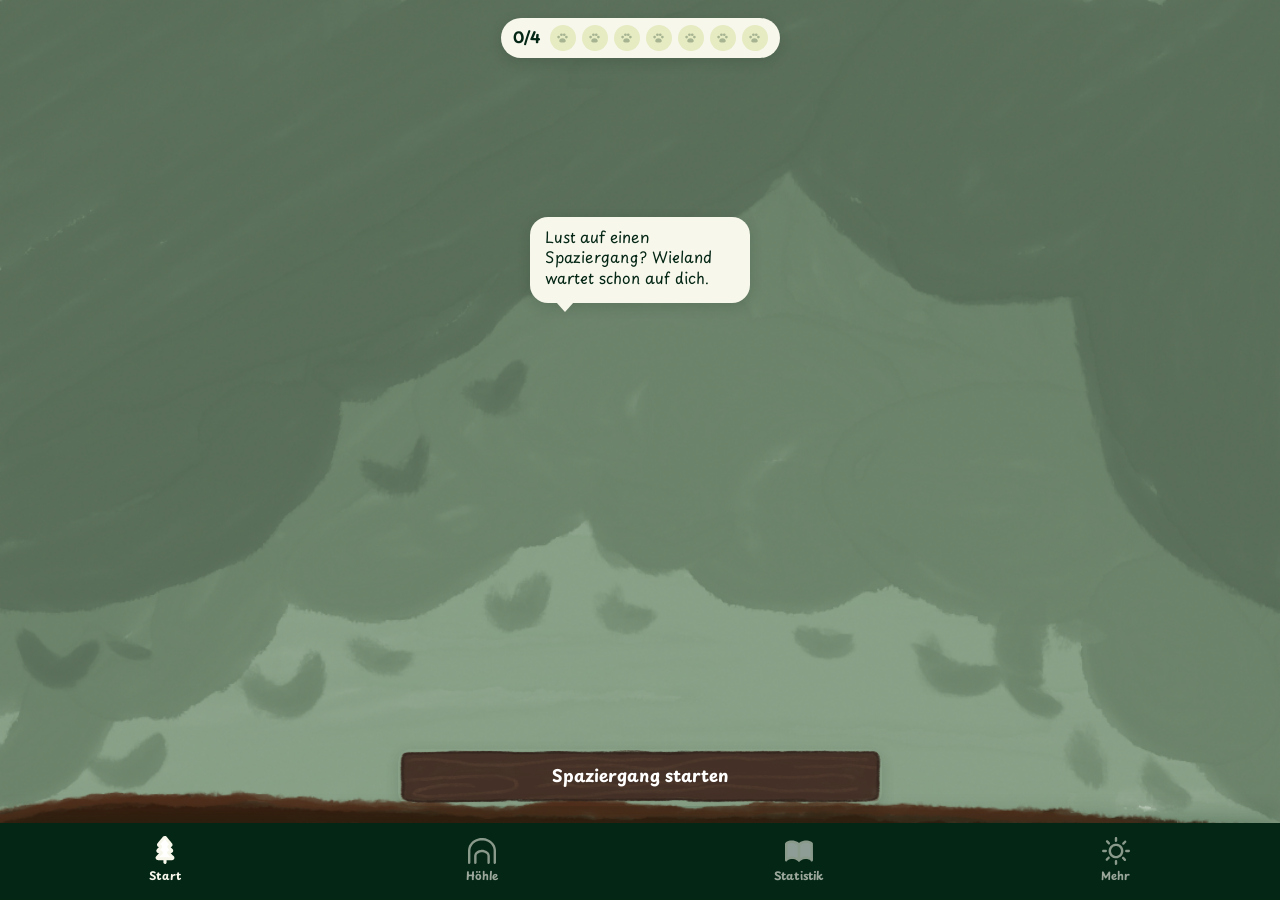
<file: index.html>
<!DOCTYPE html>
<html lang="de">
<head>
  <meta charset="UTF-8">
  <meta name="viewport" content="width=device-width, initial-scale=1, viewport-fit=cover">
  <title>Walking with Wieland</title>
  <meta name="description" content="Geh mit Wieland spazieren – kleine Entdeckungen unterwegs.">
  <meta name="theme-color" content="#042615">
  <meta name="apple-mobile-web-app-capable" content="yes">
  <meta name="mobile-web-app-capable" content="yes">
  <meta name="apple-mobile-web-app-status-bar-style" content="black-translucent">
  <meta name="apple-mobile-web-app-title" content="Wieland">
  <link rel="manifest" href="manifest.json">
  <link rel="apple-touch-icon" href="assets/icon-180.png">
  <link rel="icon" href="assets/icon-192.png">
  <link rel="stylesheet" href="css/style.css?v=55">
</head>
<body>
  <div class="bg bg--home" aria-hidden="true"></div>

  <main class="screen screen--nav">
    <div class="weekbar" id="weekbar" role="group" aria-label="Wochenfortschritt"></div>

    <div class="home-scene">
      <div class="home-scene__spacer-top" aria-hidden="true"></div>
      <p class="bubble" id="bubble">…</p>
      <div class="home-scene__spacer-bot" aria-hidden="true"></div>
      <a class="btn btn--brett" href="checkin.html">Spaziergang starten</a>
    </div>
  </main>

  <script src="js/exercises.js?v=10"></script>
  <script src="js/trophies.js?v=10"></script>
  <script src="js/app.js?v=22"></script>
  <script src="js/home.js?v=10"></script>
</body>
</html>
</file>
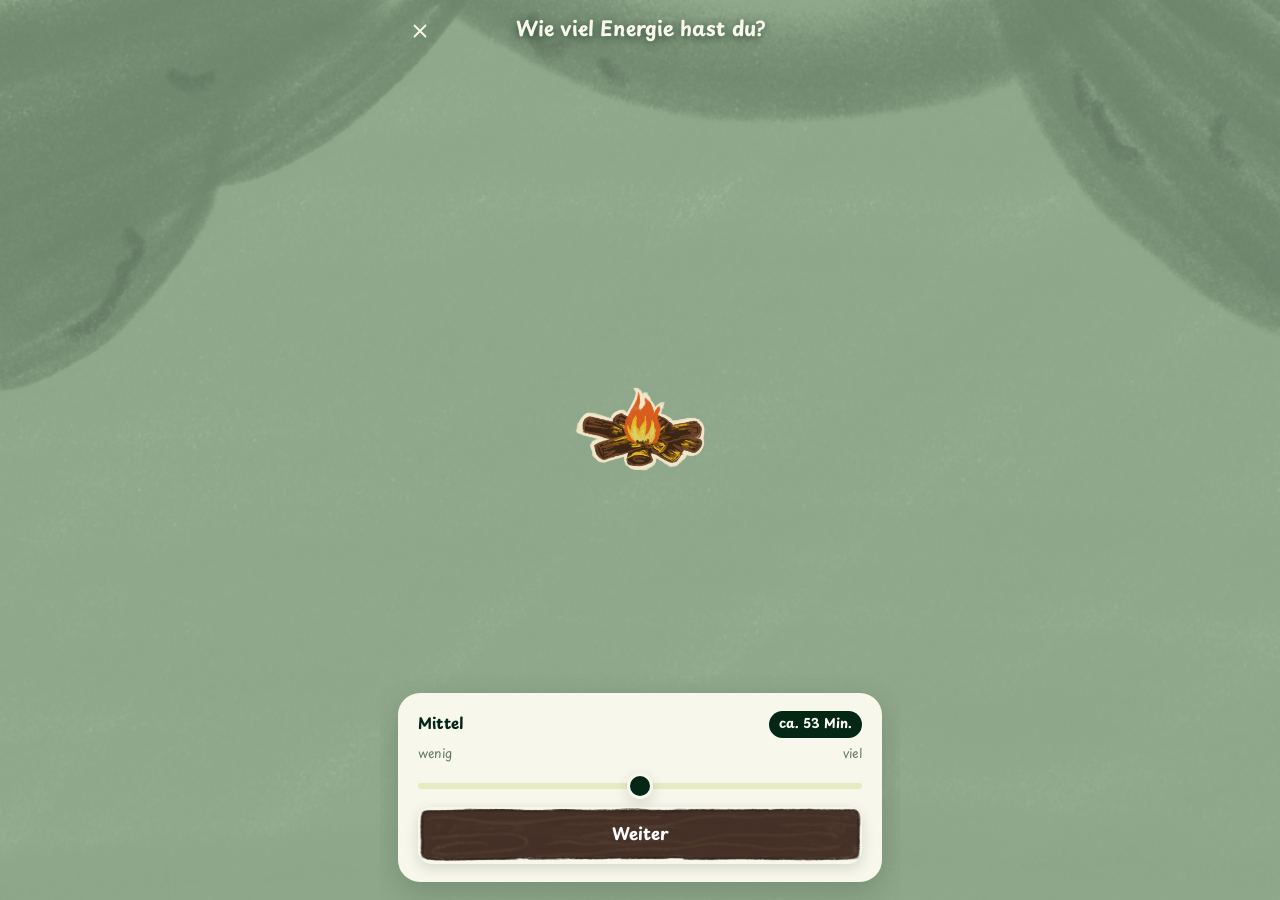
<file: checkin.html>
<!DOCTYPE html>
<html lang="de">
<head>
  <meta charset="UTF-8">
  <meta name="viewport" content="width=device-width, initial-scale=1, viewport-fit=cover">
  <title>Check-In · Walking with Wieland</title>
  <meta name="theme-color" content="#042615">
  <meta name="apple-mobile-web-app-capable" content="yes">
  <meta name="mobile-web-app-capable" content="yes">
  <meta name="apple-mobile-web-app-status-bar-style" content="black-translucent">
  <meta name="apple-mobile-web-app-title" content="Wieland">
  <link rel="manifest" href="manifest.json">
  <link rel="apple-touch-icon" href="assets/icon-180.png">
  <link rel="icon" href="assets/icon-192.png">
  <link rel="stylesheet" href="css/style.css?v=55">
</head>
<body>
  <div class="bg" aria-hidden="true"></div>

  <main class="screen ci-screen">

    <!-- Schritt 1: Energie -->
    <div class="ci-step" id="ci-step-1">
      <div class="ci-step__header">
        <button class="icon-btn icon-btn--bare ci-back-btn" id="ci-back-1" type="button" aria-label="Abbrechen"></button>
        <h1 class="ci-step__q">Wie viel Energie hast du?</h1>
      </div>
      <div class="ci-step__visual">
        <img class="ci-level-icon" id="ci-energy-icon" src="assets/Energie/Energie%20Lvl%203.png" alt="Energielevel">
      </div>
      <div class="ci-step__foot">
        <div class="ci-slider-meta">
          <span class="ci-slider-level" id="ci-energy-label">Mittel</span>
          <span class="energy-badge" id="ci-energy-time">ca. 30 Min.</span>
        </div>
        <div class="ci-ends"><span>wenig</span><span>viel</span></div>
        <input class="range" type="range" id="energy" min="0" max="100" value="50">
        <button class="btn btn--brett" id="ci-next-1" type="button">Weiter</button>
      </div>
    </div>

    <!-- Schritt 2: Stress -->
    <div class="ci-step" id="ci-step-2" hidden>
      <div class="ci-step__header">
        <button class="icon-btn icon-btn--bare ci-back-btn" id="ci-back-2" type="button" aria-label="Zurück"></button>
        <h1 class="ci-step__q">Wie gestresst bist du?</h1>
      </div>
      <div class="ci-step__visual">
        <img class="ci-level-icon" id="ci-stress-icon" src="assets/Stress/Stress%20Lvl%203.png" alt="Stresslevel">
      </div>
      <div class="ci-step__foot">
        <div class="ci-slider-meta">
          <span class="ci-slider-level" id="ci-stress-label">Okay</span>
        </div>
        <div class="ci-ends"><span>entspannt</span><span>sehr gestresst</span></div>
        <input class="range" type="range" id="stress" min="0" max="100" value="50">
        <button class="btn btn--brett" id="ci-next-2" type="button">Weiter</button>
      </div>
    </div>

    <!-- Schritt 3: Stimmung -->
    <div class="ci-step" id="ci-step-3" hidden>
      <div class="ci-step__header">
        <button class="icon-btn icon-btn--bare ci-back-btn" id="ci-back-3" type="button" aria-label="Zurück"></button>
        <h1 class="ci-step__q">Wie bist du heute gelaunt?</h1>
      </div>
      <div class="ci-step__visual">
        <img class="ci-level-icon" id="ci-mood-icon" src="assets/Emotionen/Wieland%20-%20neutral.png" alt="Stimmung">
      </div>
      <div class="ci-step__foot">
        <div class="ci-slider-meta">
          <span class="ci-slider-level" id="ci-mood-label">Okay</span>
        </div>
        <div class="ci-ends"><span>mies</span><span>super</span></div>
        <input class="range" type="range" id="mood" min="0" max="100" value="50">
        <button class="btn btn--brett" id="ci-next-3" type="button">Weiter</button>
      </div>
    </div>

    <!-- Schritt 4: Route -->
    <div class="ci-step" id="ci-step-4" hidden>
      <div class="ci-step__header">
        <button class="icon-btn icon-btn--bare ci-back-btn" id="ci-back-4" type="button" aria-label="Zurück"></button>
        <h1 class="ci-step__q">Geführte Route?</h1>
      </div>
      <div class="ci-step__visual">
        <div class="card ci-route-card">
          <div class="switch-row">
            <label class="field__label" for="route">Strecke generieren</label>
            <span class="switch">
              <input type="checkbox" id="route">
              <span class="switch__slider" aria-hidden="true"></span>
            </span>
          </div>
          <p class="hint" id="route-hint" hidden style="margin-top:6px;color:#c97b00">
            Kein API-Schlüssel hinterlegt. In den Einstellungen eintragen.
          </p>
          <div id="location-choice" hidden aria-live="polite">
            <p class="field__label" style="margin:14px 0 8px">Startpunkt</p>
            <div class="loc-row">
              <button class="btn btn--brett btn-sm" id="loc-gps" type="button">Aktueller Standort</button>
              <button class="btn btn--brett btn-sm" id="loc-home" type="button" hidden>Heimat-Standort</button>
            </div>
            <p class="hint" id="loc-hint" style="margin-top:8px"></p>
          </div>
        </div>
      </div>
      <div class="ci-step__foot">
        <button class="btn btn--brett" id="ci-start" type="button">Starten</button>
      </div>
    </div>

  </main>

  <script src="js/exercises.js?v=10"></script>
  <script src="js/trophies.js?v=10"></script>
  <script src="js/app.js?v=22"></script>
  <script src="js/checkin.js?v=16"></script>
</body>
</html>
</file>
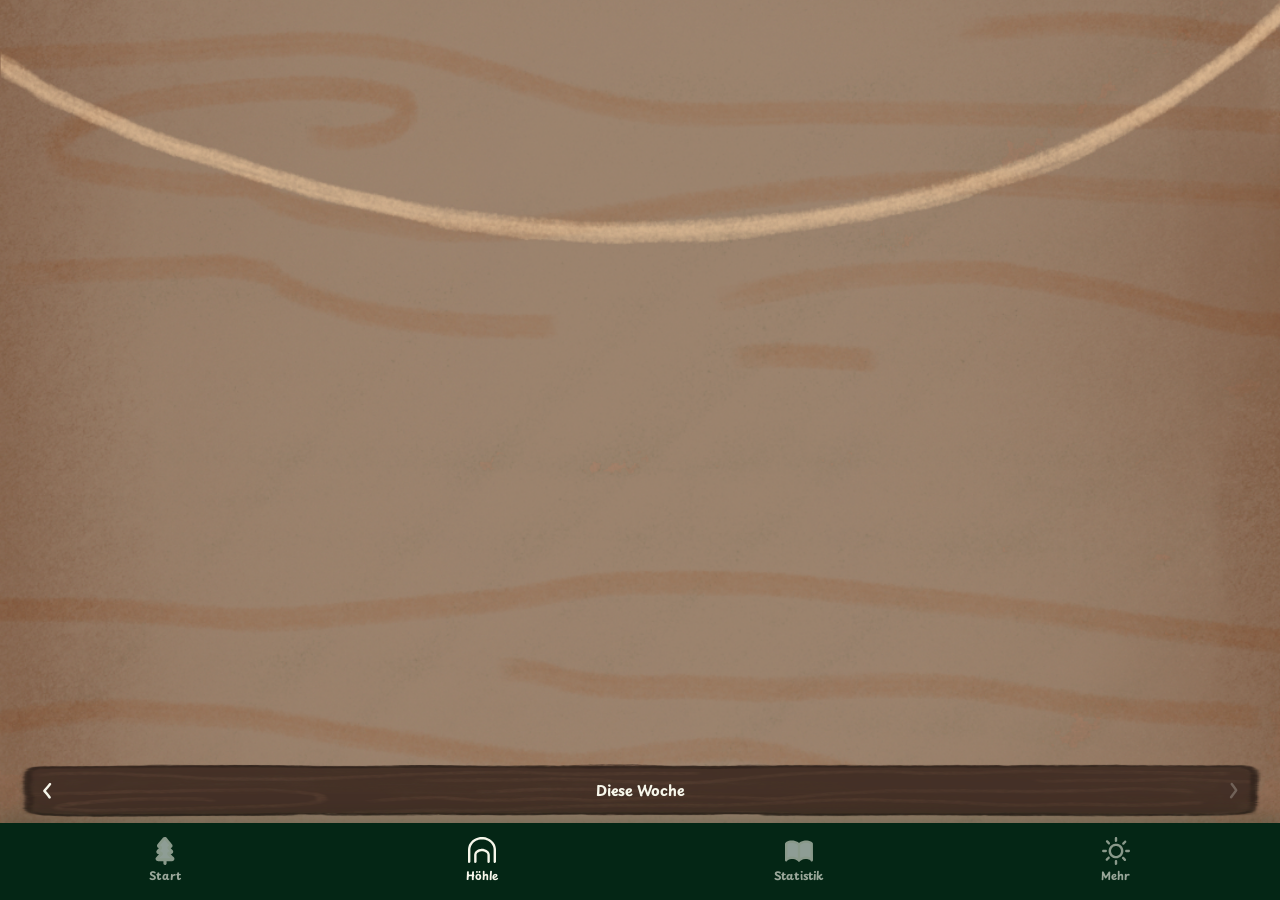
<file: collection.html>
<!DOCTYPE html>
<html lang="de">
<head>
  <meta charset="UTF-8">
  <meta name="viewport" content="width=device-width, initial-scale=1, viewport-fit=cover">
  <title>Wielands Höhle · Walking with Wieland</title>
  <meta name="theme-color" content="#042615">
  <meta name="apple-mobile-web-app-capable" content="yes">
  <meta name="mobile-web-app-capable" content="yes">
  <meta name="apple-mobile-web-app-status-bar-style" content="black-translucent">
  <meta name="apple-mobile-web-app-title" content="Wieland">
  <link rel="manifest" href="manifest.json">
  <link rel="apple-touch-icon" href="assets/icon-180.png">
  <link rel="icon" href="assets/icon-192.png">
  <link rel="stylesheet" href="css/style.css?v=55">
</head>
<body>
  <!-- Hintergrundbild füllt den gesamten Screen (background-size: cover) -->
  <div class="bg bg--collection" aria-hidden="true"></div>

  <!-- Position-Layer: Positionen.svg als Overlay (volle Breite, vertikal zentriert)
       Enthält Regalbretter-Grafik, Trophy-Grid und Polaroid-Slots.
       pointer-events: none auf Layer, auto nur auf Polaroid-Slots. -->
  <div class="position-layer">
    <img src="assets/Positionen.svg" class="position-svg" alt="">

    <!-- Trophy-Grid (Boxen aus Positionen.svg) – rein dekorativ -->
    <div class="shelf-grid" aria-hidden="true">
      <!-- Box_oben_links → Welt 5 Entdeckerblick -->
      <div class="trophy-slot trophy--w5 is-empty" id="ts-w5">
        <img src="assets/entdeckerblick.png" alt="">
        <span class="trophy-count" id="tc-w5"></span>
      </div>
      <!-- Box_oben_rechts → Welt 4 Schatzkiste -->
      <div class="trophy-slot trophy--w4 is-empty" id="ts-w4">
        <img src="assets/schaetze.png" alt="">
        <span class="trophy-count" id="tc-w4"></span>
      </div>
      <!-- Box_Mitte → Welt 1 Spürnase -->
      <div class="trophy-slot trophy--w1 is-empty" id="ts-w1">
        <img src="assets/spuernase.png" alt="">
        <span class="trophy-count" id="tc-w1"></span>
      </div>
      <!-- Box_unten_links → Welt 2 Ruhe -->
      <div class="trophy-slot trophy--w2 is-empty" id="ts-w2">
        <img src="assets/ruhe.png" alt="">
        <span class="trophy-count" id="tc-w2"></span>
      </div>
      <!-- Box_unten_rechts → Welt 3 Zeitgefühl -->
      <div class="trophy-slot trophy--w3 is-empty" id="ts-w3">
        <img src="assets/zeitgefuehl.png" alt="">
        <span class="trophy-count" id="tc-w3"></span>
      </div>
    </div>

    <!-- Fotoleine: bis zu 5 Polaroids, nur diese sind klickbar -->
    <div class="polaroid-slot" id="pol-1" role="button" tabindex="0" aria-label="Foto-Galerie öffnen"></div>
    <div class="polaroid-slot" id="pol-2" role="button" tabindex="0" aria-label="Foto-Galerie öffnen"></div>
    <div class="polaroid-slot" id="pol-3" role="button" tabindex="0" aria-label="Foto-Galerie öffnen"></div>
    <div class="polaroid-slot" id="pol-4" role="button" tabindex="0" aria-label="Foto-Galerie öffnen"></div>
    <div class="polaroid-slot" id="pol-5" role="button" tabindex="0" aria-label="Foto-Galerie öffnen"></div>
  </div>

  <main class="screen screen--nav">
    <!-- Wochen-Navigation unten (über der Haupt-Nav) -->
    <div class="week-nav" role="navigation" aria-label="Wochennavigation">
      <button class="week-nav__btn" id="week-prev" type="button" aria-label="Vorherige Woche">&#8249;</button>
      <span class="week-nav__label" id="week-label"></span>
      <button class="week-nav__btn" id="week-next" type="button" aria-label="Nächste Woche">&#8250;</button>
    </div>
  </main>

  <script src="js/exercises.js?v=10"></script>
  <script src="js/trophies.js?v=10"></script>
  <script src="js/app.js?v=22"></script>
  <script src="js/photoStore.js?v=1"></script>
  <script src="js/camera.js?v=1"></script>
  <script src="js/collection.js?v=15"></script>
</body>
</html>
</file>
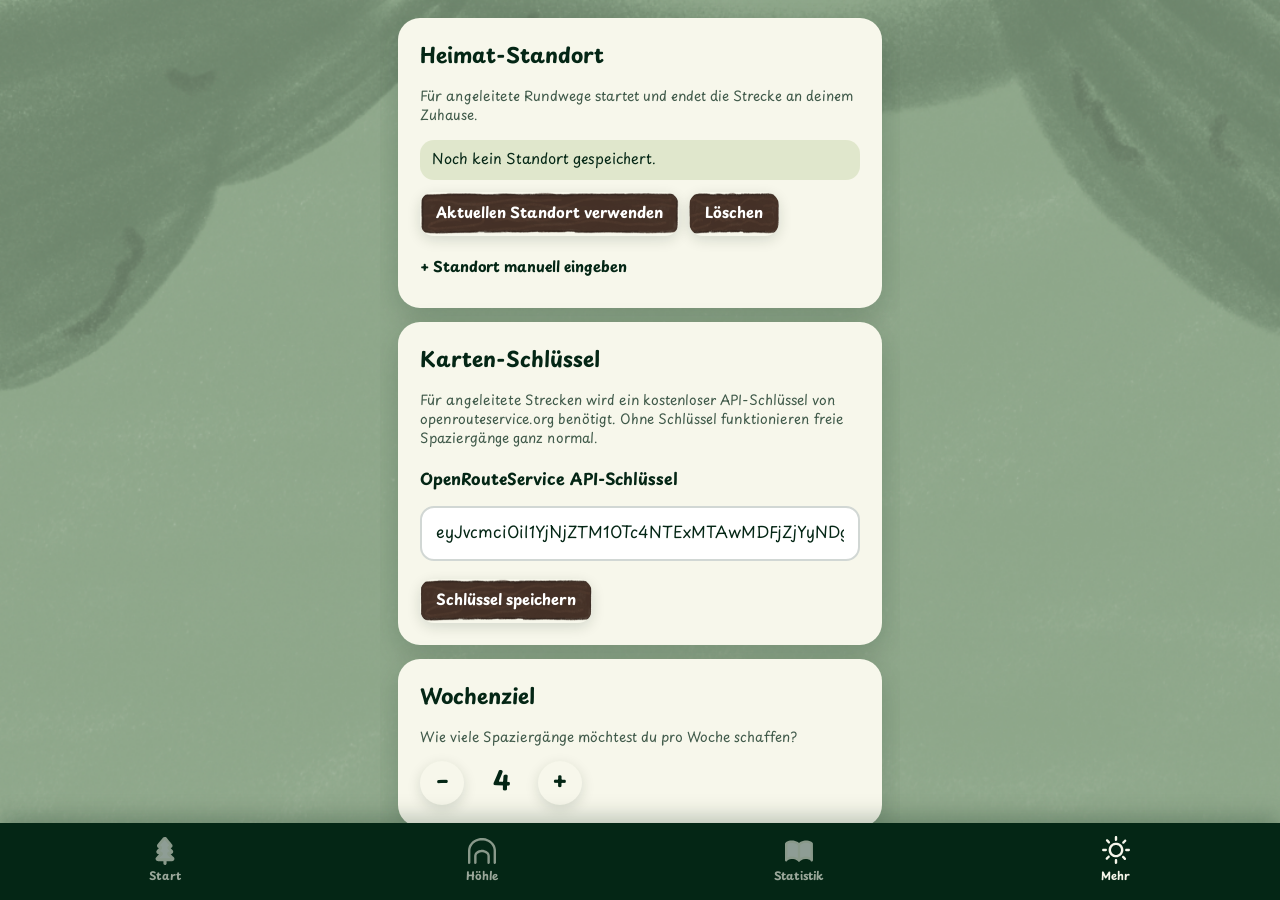
<file: settings.html>
<!DOCTYPE html>
<html lang="de">
<head>
  <meta charset="UTF-8">
  <meta name="viewport" content="width=device-width, initial-scale=1, viewport-fit=cover">
  <title>Einstellungen · Walking with Wieland</title>
  <meta name="theme-color" content="#042615">
  <meta name="apple-mobile-web-app-capable" content="yes">
  <meta name="mobile-web-app-capable" content="yes">
  <meta name="apple-mobile-web-app-status-bar-style" content="black-translucent">
  <meta name="apple-mobile-web-app-title" content="Wieland">
  <link rel="manifest" href="manifest.json">
  <link rel="apple-touch-icon" href="assets/icon-180.png">
  <link rel="icon" href="assets/icon-192.png">
  <link rel="stylesheet" href="css/style.css?v=55">
</head>
<body>
  <div class="bg" aria-hidden="true"></div>

  <main class="screen screen--nav">
    <div class="stack">

      <section class="card" aria-labelledby="set-home-title">
        <h2 class="h2" id="set-home-title">Heimat-Standort</h2>
        <p class="hint mt-0">Für angeleitete Rundwege startet und endet die Strecke an deinem Zuhause.</p>

        <p class="setting-status" id="home-status" aria-live="polite">—</p>

        <div class="row row--wrap">
          <button class="btn btn--brett btn-sm" id="home-gps" type="button">Aktuellen Standort verwenden</button>
          <button class="btn btn--brett btn-sm" id="home-clear" type="button">Löschen</button>
        </div>

        <details class="set-details">
          <summary>Standort manuell eingeben</summary>
          <div class="field">
            <label class="field__label" for="home-lat">Breitengrad</label>
            <input class="input" type="number" inputmode="decimal" step="any" id="home-lat" placeholder="48.3984">
          </div>
          <div class="field">
            <label class="field__label" for="home-lng">Längengrad</label>
            <input class="input" type="number" inputmode="decimal" step="any" id="home-lng" placeholder="9.9916">
          </div>
          <button class="btn btn--brett btn-sm" id="home-manual" type="button">Manuell speichern</button>
        </details>
      </section>

      <section class="card" aria-labelledby="set-ors-title">
        <h2 class="h2" id="set-ors-title">Karten-Schlüssel</h2>
        <p class="hint mt-0">
          Für angeleitete Strecken wird ein kostenloser API-Schlüssel von
          openrouteservice.org benötigt. Ohne Schlüssel funktionieren freie
          Spaziergänge ganz normal.
        </p>
        <div class="field">
          <label class="field__label" for="ors-key">OpenRouteService API-Schlüssel</label>
          <input class="input" type="text" id="ors-key" autocomplete="off" autocapitalize="off"
                 autocorrect="off" spellcheck="false" placeholder="eyJv…">
        </div>
        <button class="btn btn--brett btn-sm" id="ors-save" type="button">Schlüssel speichern</button>
      </section>

      <section class="card" aria-labelledby="set-goal-title">
        <h2 class="h2" id="set-goal-title">Wochenziel</h2>
        <p class="hint mt-0">Wie viele Spaziergänge möchtest du pro Woche schaffen?</p>
        <div class="stepper" role="group" aria-labelledby="set-goal-title">
          <button class="icon-btn" id="goal-minus" type="button" aria-label="Wochenziel verringern">–</button>
          <span class="stepper__value" id="goal-value" aria-live="polite">4</span>
          <button class="icon-btn" id="goal-plus" type="button" aria-label="Wochenziel erhöhen">+</button>
        </div>
      </section>

      <section class="card" aria-labelledby="set-test-title">
        <h2 class="h2" id="set-test-title">Testmodus</h2>
        <div class="switch-row">
          <label class="field__label" for="test-mode">Übungen ohne Bewegung auslösen</label>
          <span class="switch">
            <input type="checkbox" id="test-mode">
            <span class="switch__slider" aria-hidden="true"></span>
          </span>
        </div>
        <p class="hint">Zum Ausprobieren: Übungen erscheinen dann etwa alle 20 Sekunden, ohne dass du wirklich laufen musst.</p>
        <div class="switch-row" style="margin-top: 12px;">
          <label class="field__label" for="debug-ex-mode">Übungsauslöser im Spaziergang anzeigen</label>
          <span class="switch">
            <input type="checkbox" id="debug-ex-mode">
            <span class="switch__slider" aria-hidden="true"></span>
          </span>
        </div>
        <p class="hint">Zeigt im Laufmodus einen ⚡-Button, mit dem du manuell eine Übung auslösen kannst.</p>
      </section>

      <section class="card" aria-labelledby="set-reset-title">
        <h2 class="h2" id="set-reset-title">Fortschritt</h2>
        <p class="hint mt-0">Setzt alle Spaziergänge, Schätze und Erfolge zurück. Das lässt sich nicht rückgängig machen.</p>
        <button class="btn btn--brett btn-sm" id="reset-progress" type="button">Fortschritt zurücksetzen</button>
        <p class="setting-status" id="reset-status" aria-live="polite" hidden></p>
      </section>

      <section class="card" aria-labelledby="set-update-title">
        <h2 class="h2" id="set-update-title">App aktualisieren</h2>
        <p class="hint mt-0">Lädt die neueste Version der App – Spaziergänge, Schätze und Erfolge bleiben dabei erhalten.</p>
        <button class="btn btn--brett btn-sm" id="update-app" type="button">Auf neueste Version aktualisieren</button>
        <p class="setting-status" id="update-status" aria-live="polite" hidden></p>
      </section>

    </div>
  </main>

  <script src="js/exercises.js?v=10"></script>
  <script src="js/trophies.js?v=10"></script>
  <script src="js/app.js?v=22"></script>
  <script src="js/settings.js?v=13"></script>
</body>
</html>
</file>
<file: css/style.css>
/* ============================================================
   Walking with Wieland — Styles
   Mobile-first, ausschließlich für das Handy ausgelegt.
   Feste 6-Farb-Palette, eine Schrift, schlicht (Figma-Mockup).
============================================================ */

@font-face {
  font-family: 'PlaypenSans';
  src: url('../assets/font/PlaypenSansArabic-Regular.ttf') format('truetype');
  font-weight: 400;
  font-style: normal;
  font-display: swap;
}
@font-face {
  font-family: 'PlaypenSans';
  src: url('../assets/font/PlaypenSansArabic-Bold.ttf') format('truetype');
  font-weight: 700;
  font-style: normal;
  font-display: swap;
}

:root {
  /* Palette (verbindlich) */
  --cream: #F7F7EB;
  --pale:  #E6EBC2;
  --green: #A6BD7B;
  --dark:  #042615;
  --teal:  #A9C9C5;
  --blue:  #93C3D9;

  --font: 'PlaypenSans', system-ui, sans-serif;

  --radius: 22px;
  --radius-sm: 14px;
  --shadow: 0 10px 30px rgba(4, 38, 21, .18);
  --shadow-sm: 0 4px 14px rgba(4, 38, 21, .14);

  --maxw: 520px;            /* Handy-Spalte, auch auf größeren Screens zentriert */
  --nav-h: 64px;
  --space: 16px;
}

* { box-sizing: border-box; }

html { height: 100%; }

body {
  height: 100%;
  margin: 0;
  font-family: var(--font);
  color: var(--dark);
  background: #2f4534;
  -webkit-font-smoothing: antialiased;
  text-rendering: optimizeLegibility;
  overflow: hidden;
  overscroll-behavior: none;
}

img { max-width: 100%; display: block; }
button { font-family: inherit; }
a { color: inherit; }

/* Sichtbarer Tastatur-Fokus (Qualitäts-Untergrenze) */
:focus-visible {
  outline: 3px solid var(--dark);
  outline-offset: 2px;
  border-radius: 6px;
}

/* ---------- Hintergrund (full-bleed, fix) ---------- */
.bg {
  position: fixed;
  inset: 0;
  z-index: -1;
  background-image: url("../assets/wald-hg-leer.png");
  background-size: cover;
  background-position: center top;
  /* kein background-attachment:fixed -> auf iOS sonst ruckelig */
}
.bg--home       { background-image: url("../assets/wieland-hoehle-hg.png"); }
.bg--walk       { background-image: url("../assets/wald-hg-voll.png"); }
.bg--collection {
  background-image: url("../assets/Hintergrundhoele.png");
  background-size: cover;
  background-position: center center;
}

/* ---------- Screen-Container ---------- */
.screen {
  position: relative;
  height: 100dvh;
  overflow-y: auto;
  display: flex;
  flex-direction: column;
  width: 100%;
  max-width: var(--maxw);
  margin: 0 auto;
  padding:
    calc(env(safe-area-inset-top) + 18px)
    calc(env(safe-area-inset-right) + 18px)
    calc(env(safe-area-inset-bottom) + 18px)
    calc(env(safe-area-inset-left) + 18px);
}
/* Walk-Screen: kein Padding oben (Nav-Card läuft bis zum Rand) */
.screen--walk {
  padding-top: calc(env(safe-area-inset-top) + 12px);
  padding-bottom: calc(env(safe-area-inset-bottom) + 18px);
}
/* Seiten mit unterer Navi brauchen unten Platz für die fixe Nav */
.screen--nav { padding-bottom: calc(env(safe-area-inset-bottom) + var(--nav-h) + 22px); }

.spacer { flex: 1 1 auto; }
.center-col { display: flex; flex-direction: column; align-items: center; }

/* ---------- Typografie ---------- */
.h1 { font-size: 1.7rem; font-weight: 700; margin: 0 0 4px; letter-spacing: -.01em; }
.h2 { font-size: 1.3rem; font-weight: 700; margin: 0 0 14px; }
.h3 { font-size: 1.05rem; font-weight: 700; margin: 24px 0 12px; }
.lead { font-size: 1.05rem; line-height: 1.45; margin: 0; }
.muted { opacity: .72; }
.on-dark { color: var(--cream); }
.text-center { text-align: center; }

/* großer Hinweis-Text direkt auf dem Hintergrund (z. B. "Leg dein Handy weg…") */
.overlay-text {
  color: var(--dark);
  font-size: 1.5rem;
  font-weight: 600;
  line-height: 1.3;
  max-width: 18ch;
}

/* ---------- Wochenleiste (Pfoten-Pille) ---------- */
.weekbar {
  align-self: center;
  display: inline-flex;
  align-items: center;
  gap: 8px;
  background: var(--cream);
  border-radius: 999px;
  padding: 7px 12px;
  box-shadow: var(--shadow-sm);
}
.weekbar__count { font-weight: 700; font-size: .95rem; margin-right: 2px; }
.weekbar__dots { display: inline-flex; gap: 6px; }
.pawdot {
  width: 26px; height: 26px;
  display: grid; place-items: center;
  border-radius: 999px;
  background: var(--pale);
  color: rgba(4, 38, 21, .28);
}
.pawdot svg { width: 17px; height: 17px; }
.pawdot.is-on { background: var(--green); color: var(--dark); }

/* ---------- Karten ---------- */
.card {
  background: var(--cream);
  border-radius: var(--radius);
  box-shadow: var(--shadow);
  padding: 22px;
}
.card--center { text-align: center; }
.modal-card { width: 100%; max-width: 360px; }

/* Karte mit Schließen-X oben rechts */
.card-head {
  display: flex; align-items: flex-start; justify-content: space-between;
  gap: 12px; margin-bottom: 6px;
}

/* ---------- Buttons ---------- */
.btn {
  -webkit-appearance: none; appearance: none;
  border: 0; cursor: pointer; text-decoration: none;
  display: inline-flex; align-items: center; justify-content: center; gap: 8px;
  background: var(--dark); color: var(--cream);
  font-size: 1.05rem; font-weight: 600;
  padding: 15px 26px;
  border-radius: 999px;
  width: 100%;
  box-shadow: var(--shadow-sm);
  transition: transform .08s ease, opacity .15s ease;
}
.btn:active { transform: translateY(1px) scale(.995); }
.btn[disabled] { opacity: .5; cursor: default; }

.btn--brett {
  background-image: url("../assets/Brett.png");
  background-size: 100% 100%;
  background-color: transparent;
  color: #fff;
  box-shadow: var(--shadow-sm);
  border-radius: var(--radius-sm);
  font-weight: 700;
}
.btn-row { display: flex; flex-direction: column; gap: 10px; }
.btn-sm { width: auto; padding: 10px 16px; font-size: .92rem; }

/* Icon-Knopf (rund) */
.icon-btn {
  -webkit-appearance: none; appearance: none; border: 0; cursor: pointer;
  width: 44px; height: 44px; padding: 10px;
  display: grid; place-items: center;
  border-radius: 999px;
  background: var(--cream); color: var(--dark);
  box-shadow: var(--shadow-sm);
}
.icon-btn svg { width: 22px; height: 22px; }
.icon-btn--bare { background: transparent; box-shadow: none; }

/* ---------- Slider ---------- */
.field { margin: 18px 0; }
.field__label { display: block; font-size: 1rem; font-weight: 600; margin-bottom: 12px; }

input[type="range"].range {
  -webkit-appearance: none; appearance: none;
  width: 100%; height: 6px; margin: 8px 0;
  background: var(--pale);
  border-radius: 999px; outline-offset: 6px;
}
input[type="range"].range::-webkit-slider-thumb {
  -webkit-appearance: none; appearance: none;
  width: 26px; height: 26px; border-radius: 999px;
  background: var(--dark); border: 3px solid var(--cream);
  box-shadow: var(--shadow-sm); cursor: pointer;
}
input[type="range"].range::-moz-range-thumb {
  width: 26px; height: 26px; border-radius: 999px;
  background: var(--dark); border: 3px solid var(--cream);
  box-shadow: var(--shadow-sm); cursor: pointer;
}
input[type="range"].range::-moz-range-track {
  height: 6px; background: var(--pale); border-radius: 999px;
}

/* ---------- Toggle / Switch ---------- */
.switch-row { display: flex; align-items: center; justify-content: space-between; gap: 12px; }
.switch { position: relative; display: inline-block; width: 50px; height: 28px; flex: none; }
.switch input { position: absolute; opacity: 0; width: 100%; height: 100%; margin: 0; cursor: pointer; z-index: 1; }
.switch__slider {
  position: absolute; inset: 0;
  background: #c9cdb0; border-radius: 999px; transition: background .15s ease;
}
.switch__slider::before {
  content: ""; position: absolute; top: 3px; left: 3px;
  width: 22px; height: 22px; border-radius: 999px;
  background: var(--cream); box-shadow: var(--shadow-sm);
  transition: transform .15s ease;
}
.switch input:checked + .switch__slider { background: var(--green); }
.switch input:checked + .switch__slider::before { transform: translateX(22px); }
.switch input:focus-visible + .switch__slider { outline: 3px solid var(--dark); outline-offset: 2px; }

/* Textfelder */
.input {
  width: 100%; font-size: 1rem; font-family: inherit;
  padding: 12px 14px; border-radius: var(--radius-sm);
  border: 2px solid rgba(4, 38, 21, .18); background: #fff; color: var(--dark);
}
.input:focus-visible { outline: 3px solid var(--dark); outline-offset: 1px; }

/* ---------- Sprechblase ---------- */
.bubble {
  position: relative;
  background: var(--cream);
  color: var(--dark);
  border-radius: 18px;
  padding: 12px 15px;
  max-width: 220px;
  font-size: .95rem; line-height: 1.35;
  box-shadow: var(--shadow-sm);
}
.bubble::after {
  content: ""; position: absolute; left: 26px; bottom: -9px;
  border-width: 10px 9px 0 9px; border-style: solid;
  border-color: var(--cream) transparent transparent transparent;
}

/* ---------- Wieland ---------- */
.wieland { width: min(72%, 320px); height: auto; pointer-events: none; background: transparent; }
.wieland--walk { width: min(80%, 360px); }
.wieland--sit  { width: 62vw; }
@keyframes ww-bob { 0%,100% { transform: translateY(0); } 50% { transform: translateY(-6px); } }
.wieland--bob { animation: ww-bob 3.2s ease-in-out infinite; }
@media (prefers-reduced-motion: reduce) {
  .wieland--bob { animation: none; }
}

/* ---------- Übungs-Overlay ---------- */
.exercise-layer {
  position: fixed; inset: 0; z-index: 40;
  display: flex; flex-direction: column;
  background: transparent;
  padding: calc(env(safe-area-inset-top) + 14px) 14px 0;
}

/* Textbox oben: leicht transparent, Waldhintergrund schimmert durch */
.ex-text-box {
  flex: 0 0 auto;
  background: rgba(247, 247, 235, .88);
  -webkit-backdrop-filter: blur(6px);
  backdrop-filter: blur(6px);
  border-radius: var(--radius);
  padding: 16px 18px;
}
.exercise__eyebrow { font-size: .82rem; font-weight: 700; letter-spacing: .06em; opacity: .7; }
.exercise__title { font-size: 1.35rem; font-weight: 700; line-height: 1.25; margin: 4px 0 0; max-width: 22ch; }

/* Mittlerer Bereich: Übungskomponenten vertikal zentriert */
.exercise__body {
  flex: 1 1 auto; min-height: 0;
  overflow: hidden;
  display: flex; flex-direction: column; align-items: center; justify-content: center; gap: 18px;
}
.exercise__body .counter { color: var(--cream); }
.exercise__body .counter__hint { color: rgba(247,247,235,.8); opacity: 1; }
.exercise__body .exercise__title { color: var(--cream); }
.exercise__body .breath-phase { color: var(--cream); }
/* Tap-Area hat Cream-Hintergrund → Text muss dunkel sein */
.tap-area .counter__hint { color: var(--dark); opacity: .7; }
.tap-area .counter { color: var(--dark); }

/* Foto-Übung: Button immer sichtbar zwischen exercise__body und Wieland-Bereich */
.ex-photo-row {
  flex: 0 0 auto;
  width: 100%; box-sizing: border-box;
  display: flex; flex-direction: column; align-items: center; gap: 8px;
  padding: 6px 14px;
}
.ex-photo-row > .btn { width: auto; }

/* Unterer Bereich: Wieland links, Andere Übung + Überspringen rechts */
.ex-bottom {
  flex: 0 0 auto;
  display: flex; align-items: flex-end; justify-content: space-between;
  padding: 8px 0;
}
.ex-bottom__actions { display: flex; flex-direction: column; gap: 8px; align-items: flex-end; }

/* Geschafft-Button: volle Breite, Brett-Optik, bricht aus dem Padding heraus */
.ex-done-btn {
  flex: 0 0 auto;
  width: calc(100% + 28px);
  margin: 0 -14px;
  border-radius: 0;
  padding: 16px 14px calc(env(safe-area-inset-bottom) + 16px);
  font-size: 1.1rem;
}

/* Zähler-Anzeige */
.counter { font-size: 3.4rem; font-weight: 800; color: var(--dark); line-height: 1; }
.counter__hint { font-size: .95rem; opacity: .7; }
.tap-area {
  width: 100%; max-width: 320px; min-height: 150px;
  border-radius: var(--radius);
  background: rgba(247, 247, 235, .82);
  display: flex; flex-direction: column; align-items: center; justify-content: center; gap: 8px;
  cursor: pointer; box-shadow: var(--shadow);
}

/* ---------- Timer-Kreis ---------- */
.timer-circle {
  width: min(50vw, 180px); aspect-ratio: 1;
  border-radius: 999px;
  background: rgba(247, 247, 235, .85);
  display: grid; place-items: center; text-align: center;
  box-shadow: var(--shadow);
  font-size: 1.2rem; font-weight: 700; color: var(--dark);
  padding: 20px;
}
.timer-circle small { display: block; font-weight: 500; opacity: .7; font-size: .85rem; margin-top: 4px; }

/* ---------- Atem-Kreis ---------- */
/* Wrap reserviert den max. visuellen Platz (75px × scale 1.9 = ~143px) */
.breath-wrap {
  width: 150px; height: 150px; flex: 0 0 150px;
  display: flex; align-items: center; justify-content: center;
}
.breath-circle {
  width: 75px; height: 75px; border-radius: 999px;
  background: var(--teal); box-shadow: var(--shadow);
  transition: transform 1s ease-in-out;
}
.breath-phase { font-size: 1.15rem; font-weight: 700; }

/* ---------- Foto-Übung ---------- */
.photo-grid {
  display: flex; flex-wrap: wrap; justify-content: center; gap: 8px;
  width: 100%; max-width: 320px;
}
.photo-thumb {
  width: 72px; height: 72px; flex-shrink: 0;
  border-radius: 12px; overflow: hidden;
  background: rgba(247, 247, 235, .5); display: grid; place-items: center;
}
.photo-thumb img { width: 100%; height: 100%; object-fit: cover; }
#photo-add { padding: 10px 28px; font-size: 1rem; }
.visually-hidden {
  position: absolute !important; width: 1px; height: 1px;
  padding: 0; margin: -1px; overflow: hidden; clip: rect(0 0 0 0); white-space: nowrap; border: 0;
}

/* ---------- Beenden-Bestätigung ---------- */
.end-confirm {
  position: fixed; inset: 0; z-index: 55;
  display: flex; flex-direction: column; align-items: center; justify-content: center;
  gap: 14px;
  padding: 32px 24px;
  background: rgba(4, 38, 21, .4);
  -webkit-backdrop-filter: blur(10px);
  backdrop-filter: blur(10px);
}
.end-confirm__text {
  color: var(--cream);
  font-size: 1.25rem; font-weight: 700; line-height: 1.35;
  text-align: center;
  text-shadow: 0 1px 8px rgba(0,0,0,.5);
  margin: 0 0 6px;
}
.end-confirm__continue {
  width: 100%; max-width: 340px;
  padding: 16px 24px;
  font-size: 1.1rem;
}
.end-confirm__end {
  width: auto;
  padding: 10px 32px;
  font-size: .95rem;
}

/* ---------- Beenden-Button (Walk-Screen, fixed unten rechts) ---------- */
.walk-end-btn {
  position: fixed;
  right: 18px;
  bottom: calc(env(safe-area-inset-bottom) + 18px);
  z-index: 46;
  width: auto;
  padding: 11px 24px;
  font-size: .95rem;
  font-weight: 700;
  color: #fff;
}

/* Debug-Übungsauslöser (Walk-Screen, fixed unten links) */
.walk-debug-btn {
  position: fixed;
  left: 18px;
  bottom: calc(env(safe-area-inset-bottom) + 18px);
  z-index: 46;
  width: auto;
  padding: 11px 24px;
  font-size: .95rem;
  font-weight: 700;
  color: #fff;
}

/* Spacer-Verhältnis: Wieland im unteren Drittel */
.walk-spacer-top { flex: 2 1 auto; }
.walk-spacer-bot { flex: 1 1 auto; }

/* ---------- untere Navigation ---------- */
.nav {
  position: fixed; left: 0; right: 0; bottom: 0; z-index: 30;
  background: var(--dark);
  display: flex; justify-content: space-around; align-items: stretch;
  padding: 8px 6px calc(env(safe-area-inset-bottom) + 8px);
  box-shadow: 0 -6px 20px rgba(4, 38, 21, .25);
}
.nav-item {
  flex: 1; text-decoration: none; color: rgba(247, 247, 235, .62);
  display: flex; flex-direction: column; align-items: center; gap: 3px;
  padding: 6px 2px; border-radius: 12px;
  font-size: .7rem; font-weight: 600;
}
.nav-ico { width: 28px; height: 28px; opacity: .55; transition: opacity .15s; }
.nav-item.is-active { color: var(--cream); }
.nav-item.is-active .nav-ico { opacity: 1; transform: translateY(-1px); }

/* ---------- Statistik-Seite Layout ---------- */
/* Screen-Modifier: eigenes Layout (kein overflow-y: auto auf Screenebene) */
.screen--stats {
  overflow: hidden;
  padding-bottom: calc(env(safe-area-inset-bottom) + var(--nav-h));
}

/* Titel-Bereich: direkt auf dem Hintergrund, keine Card */
.stats-header {
  flex: 0 0 auto;
  padding: 0 0 12px;
}
.stats-title {
  font-size: 2rem; font-weight: 700;
  color: #fff;
  text-shadow: 0 1px 3px rgba(0,0,0,.95), 0 2px 14px rgba(0,0,0,.8);
  margin: 0 0 4px;
  letter-spacing: -.01em;
}
.stats-subtitle {
  font-size: .9rem; line-height: 1.4;
  color: #fff;
  text-shadow: 0 1px 3px rgba(0,0,0,.95), 0 2px 12px rgba(0,0,0,.8);
  margin: 0;
}

/* Tagesspalten-Header: immer sichtbar über dem Scroll-Bereich */
.stat-head {
  flex: 0 0 auto;
  display: grid; grid-template-columns: 28px repeat(7, 1fr); gap: 6px;
  padding-bottom: 6px;
  text-align: center;
  font-size: .72rem; font-weight: 600;
  color: #fff;
  text-shadow: 0 1px 3px rgba(0,0,0,.95), 0 2px 10px rgba(0,0,0,.8);
}

/* Scrollbarer Wochen-Bereich – Fade nur oben (ältere Wochen) */
.stat-scroll {
  flex: 1 1 0;
  min-height: 0;
  overflow-y: auto;
  scrollbar-width: none;
  -webkit-mask-image: linear-gradient(to bottom, transparent 0%, black 14%, black 100%);
  mask-image: linear-gradient(to bottom, transparent 0%, black 14%, black 100%);
}
.stat-scroll::-webkit-scrollbar { display: none; }

/* Wochen-Raster */
.stat-weeks { display: flex; flex-direction: column; gap: 8px; padding: 10px 0; }
.stat-row-wrap {
  display: grid; grid-template-columns: 28px repeat(7, 1fr); gap: 6px;
  align-items: center;
}
.stat-week-lbl {
  font-size: .55rem; line-height: 1.15;
  color: #fff;
  text-shadow: 0 1px 3px rgba(0,0,0,.95), 0 2px 10px rgba(0,0,0,.8);
  text-align: center;
}
.cell {
  aspect-ratio: 1; border-radius: 8px;
  border: 2px solid rgba(247, 247, 235, .25);
  display: grid; place-items: center; color: var(--dark);
  background: transparent;
}
.cell svg { width: 60%; height: 60%; }
.cell--free   { background: var(--blue);  border-color: transparent; }
.cell--guided { background: var(--green); border-color: transparent; }
.cell--both   { background: linear-gradient(135deg, var(--blue) 50%, var(--green) 50%); border-color: transparent; }

/* Legende: Brett-PNG, gleiche Randabstände wie week-nav (16px von Viewport-Kanten) */
.stat-legend-bar {
  flex: 0 0 auto;
  background-image: url("../assets/Brett.png");
  background-size: 100% 100%;
  background-color: transparent;
  /* Seitenabstand: Screen hat 18px Padding, Brett soll 16px vom Rand → -2px */
  margin: 8px -2px 16px;
  padding: 12px 16px 12px;
}
.stat-legend {
  display: grid;
  grid-template-columns: 1fr 1fr;
  gap: 8px 16px;
}
.legend-col { display: flex; flex-direction: column; gap: 8px; }
.legend-item { display: inline-flex; align-items: center; gap: 7px; font-size: .85rem; color: var(--cream); }
.legend-swatch { flex: 0 0 auto; width: 16px; height: 16px; border-radius: 5px; border: 2px solid rgba(247, 247, 235, .3); }
.legend-swatch.is-free   { background: var(--blue);  border-color: transparent; }
.legend-swatch.is-guided { background: var(--green); border-color: transparent; }
.legend-swatch.is-both   { background: linear-gradient(135deg, var(--blue) 50%, var(--green) 50%); border-color: transparent; }

/* ---------- Sammlung / Höhle ---------- */
.collection-group { margin-bottom: 22px; }
.collection-group__title { font-size: 1rem; font-weight: 700; margin: 0 0 10px; }
.collection-count { font-weight: 600; font-size: .82rem; opacity: .55; margin-left: 4px; }
.collection-grid { display: grid; grid-template-columns: repeat(4, 1fr); gap: 12px; }
.token {
  aspect-ratio: 1; border-radius: var(--radius-sm);
  background: rgba(247, 247, 235, .55);
  display: grid; place-items: center; padding: 8px;
}
.token svg { width: 78%; height: 78%; }
.token.is-locked { opacity: 1; }
.token.is-locked svg { filter: grayscale(1); opacity: .35; }
.collection-meta { font-size: .8rem; opacity: .7; text-align: center; margin-top: 4px; }

/* Achievement-Liste */
.ach-list { display: flex; flex-direction: column; gap: 10px; }
.ach {
  display: flex; align-items: center; gap: 12px;
  padding: 12px 14px; border-radius: var(--radius-sm);
  background: rgba(247, 247, 235, .55);
}
.ach.is-done { background: var(--pale); }
.ach__badge { width: 34px; height: 34px; flex: none; }
.ach__txt b { display: block; font-size: .95rem; }
.ach__txt span { font-size: .82rem; opacity: .72; }

/* ---------- Modal (Trophäe / Abschluss) ---------- */
.modal {
  position: fixed; inset: 0; z-index: 60;
  background: rgba(4, 38, 21, .5);
  display: flex; align-items: center; justify-content: center;
  padding: 24px;
}
.modal[hidden] { display: none; }
.trophy-big { width: 120px; height: 120px; margin: 0 auto 6px; }
@keyframes ww-pop { 0% { transform: scale(.6); opacity: 0; } 60% { transform: scale(1.06); } 100% { transform: scale(1); opacity: 1; } }
.pop { animation: ww-pop .45s ease-out; }
@media (prefers-reduced-motion: reduce) { .pop { animation: none; } }
.modal-trophies { display: flex; flex-wrap: wrap; gap: 10px; justify-content: center; margin: 10px 0 4px; }
.modal-trophies .token { width: 64px; }
/* Done-Modal: scrollbar wenn Trophäen-Liste den Bildschirm sprengt */
#done-modal .modal-card {
  max-height: calc(100dvh - 48px - env(safe-area-inset-top) - env(safe-area-inset-bottom));
  overflow-y: auto;
}
/* Achievement-Icon im Trophy-Modal und in der Token-Zeile */
.trophy-big img.trophy-icon  { width: 100%; height: 100%; object-fit: contain; display: block; }
.token img.trophy-icon { width: 100%; height: 100%; object-fit: contain; display: block; }

/* ---------- Karten-Panel (Leaflet) ---------- */
.map-panel { position: fixed; inset: 0; z-index: 50; display: flex; flex-direction: column; background: var(--cream); }
.map-panel[hidden] { display: none; }
.map-panel__bar {
  display: flex; align-items: center; justify-content: space-between; gap: 12px;
  padding: calc(env(safe-area-inset-top) + 12px) 16px 12px;
}
#map, #route-map { flex: 1 1 auto; }

/* Tages-Detail-Panel */
.day-panel__body {
  flex: 1 1 auto; overflow-y: auto;
  padding: 16px 16px 24px; display: flex; flex-direction: column; gap: 0;
}

/* ── Walk-Log (Timeline) ── */
.walk-log { display: flex; flex-direction: column; gap: 0; }
.log-sep  { border: none; border-top: 1px solid rgba(4,38,21,.12); margin: 20px 0; }
.log-hint { font-size: .88rem; opacity: .7; padding: 16px 0; margin: 0; }

.log-entry {
  display: flex; align-items: flex-start; gap: 12px; padding: 14px 0;
  position: relative;
}
.log-entry + .log-entry::before,
.log-section::before {
  content: '';
  position: absolute; left: 7px; top: 0; bottom: 0;
  width: 2px; background: rgba(4,38,21,.15);
}
.log-dot {
  width: 16px; height: 16px; border-radius: 50%; flex: none; margin-top: 2px;
  border: 2px solid var(--dark);
}
.log-entry--start .log-dot { background: var(--green); }
.log-entry--end   .log-dot { background: var(--cream); }
.log-entry__body  { display: flex; flex-direction: column; gap: 2px; }
.log-entry__body b { font-size: .92rem; }
.log-badge {
  font-size: .72rem; font-weight: 700; padding: 1px 7px;
  border-radius: 20px; background: rgba(4,38,21,.1); color: var(--dark);
  width: fit-content;
}
.log-meta { font-size: .82rem; opacity: .7; }
.log-time { font-size: .82rem; opacity: .6; font-variant-numeric: tabular-nums; }

/* Übungs-Icon Reihe */
.log-section { position: relative; padding: 4px 0 4px 28px; }
.log-ex-row { display: flex; gap: 8px; flex-wrap: wrap; }
.ex-icon-btn {
  width: 54px; height: 54px;
  background: rgba(247,247,235,.7);
  border: none; border-radius: 12px;
  padding: 6px; cursor: pointer;
  -webkit-appearance: none; appearance: none;
}
.ex-icon-btn:active { opacity: .7; }
.ex-icon-img { width: 100%; height: 100%; object-fit: contain; display: block; }

.log-ex-detail {
  margin-top: 10px;
  background: rgba(247,247,235,.9);
  border-radius: var(--radius-sm);
  padding: 12px 14px;
  font-size: .88rem;
}
.log-ex-header { font-size: .72rem; font-weight: 700; letter-spacing: .06em; opacity: .65; margin: 0 0 4px; }
.log-ex-text   { margin: 0; line-height: 1.4; }

.log-route { padding: 4px 0 8px 28px; }
.log-route-btn {
  display: inline-flex; align-items: center; gap: 8px;
  background: rgba(4,38,21,.05);
  border: 1.5px solid rgba(4,38,21,.2);
  border-radius: 20px; padding: 7px 15px;
  font: inherit; font-size: .82rem; color: var(--dark);
  cursor: pointer; -webkit-appearance: none; appearance: none;
}
.log-route-btn:active { opacity: .7; }
.log-route-icon { width: 15px; height: 15px; flex: none; }

.cell--btn {
  cursor: pointer; border: none; font: inherit;
  -webkit-appearance: none; appearance: none;
}
.cell--btn:active { opacity: .7; }

/* kleine Helfer */
.stack { display: flex; flex-direction: column; gap: 14px; }
.row { display: flex; align-items: center; gap: 10px; }
.mt-auto { margin-top: auto; }
.hint { font-size: .85rem; opacity: .75; line-height: 1.4; }
[hidden] { display: none !important; }

/* ---------- Einstellungen ---------- */
.setting-status {
  font-size: .9rem; margin: 6px 0 12px;
  padding: 8px 12px; border-radius: var(--radius-sm);
  background: rgba(166, 189, 123, .28); color: var(--dark);
}
.row--wrap { flex-wrap: wrap; }
.set-details { margin-top: 14px; }
.set-details > summary {
  cursor: pointer; font-size: .9rem; font-weight: 600;
  color: var(--dark); padding: 6px 0; list-style: none;
}
.set-details > summary::-webkit-details-marker { display: none; }
.set-details > summary::before { content: "+ "; }
.set-details[open] > summary::before { content: "– "; }
.stepper { display: flex; align-items: center; gap: 18px; margin-top: 6px; }
.stepper .icon-btn { font-size: 1.5rem; font-weight: 700; line-height: 1; }
.stepper__value { font-size: 1.6rem; font-weight: 700; min-width: 2ch; text-align: center; }

/* ---------- Home-Szene ---------- */
/* Wieland + Höhle sind jetzt im Hintergrundbild – nur Blase + Button bleiben */
.home-scene {
  flex: 1 1 auto;
  display: flex; flex-direction: column; align-items: center;
  padding-bottom: 8px;
}
.home-scene__spacer-top  { flex: 1 1 0; } /* Blase im oberen Drittel */
.home-scene__spacer-bot  { flex: 3 1 0; } /* Puffer zwischen Blase und Button */
.home-scene .bubble { align-self: center; }
.home-scene .btn    { align-self: stretch; }

/* ---------- Check-In – Mehrschritt-Flow ---------- */
.switch-row .field__label { margin-bottom: 0; }
.energy-badge {
  background: var(--dark); color: var(--cream);
  font-size: .82rem; font-weight: 700;
  padding: 3px 10px; border-radius: 999px;
  white-space: nowrap; flex: none;
}
.loc-row { display: flex; gap: 8px; flex-wrap: wrap; }

.ci-screen { overflow: hidden; }
.ci-step { display: flex; flex-direction: column; flex: 1; min-height: 0; }

.ci-step__header {
  position: relative;
  display: flex; align-items: center; justify-content: center;
  padding: 0 0 18px; flex: none;
}
.ci-back-btn { position: absolute; left: 0; color: var(--cream); }
.ci-step__q {
  font-size: 1.25rem; font-weight: 700;
  color: var(--cream);
  text-shadow: 0 2px 10px rgba(4,38,21,.65);
  margin: 0; text-align: center; padding: 0 52px; line-height: 1.25;
}

.ci-step__visual {
  flex: 1 1 0; min-height: 0;
  display: flex; align-items: center; justify-content: center;
}

.ci-level-icon, .ci-stress-img {
  max-height: 45vh; width: auto;
  max-width: min(68vw, 260px);
  object-fit: contain; pointer-events: none; display: block;
}

@keyframes ci-stress-bob {
  0%, 100% { transform: translateY(0); }
  50%       { transform: translateY(-12px); }
}
.ci-stress-img {
  animation: ci-stress-bob ease-in-out infinite;
  animation-duration: 1.5s;
}

.ci-step__foot {
  flex: none;
  background: var(--cream); border-radius: var(--radius);
  padding: 18px 20px; margin-top: 12px;
  display: flex; flex-direction: column; gap: 10px;
  box-shadow: var(--shadow);
}
.ci-slider-meta { display: flex; align-items: center; justify-content: space-between; gap: 8px; }
.ci-slider-level { font-size: .95rem; font-weight: 700; }
.ci-ends { display: flex; justify-content: space-between; font-size: .78rem; opacity: .6; margin: -4px 0 0; }
.ci-route-card { width: 100%; max-width: 360px; }

/* ---------- Spaziergang ---------- */
.walk-top { display: flex; flex-direction: column; gap: 6px; }
.walk-center { gap: 22px; }
.walk-sub { font-size: .9rem; color: var(--dark); opacity: .65; margin-top: 2px; }

/* Prominente Navigations-Karte (Mockup: großes weißes Feld mit Pfeil) */
.nav-card {
  background: var(--cream);
  border-radius: var(--radius);
  box-shadow: var(--shadow);
  padding: 0 20px;
  height: 5.5rem;
  display: flex;
  align-items: center;
  gap: 16px;
  width: 100%;
  box-sizing: border-box;
}
.nav-card__text {
  flex: 1;
  font-size: 1.25rem;
  font-weight: 700;
  line-height: 1.3;
  color: var(--dark);
}
.nav-card__arrow {
  width: 40px; height: 40px;
  flex: none;
  display: flex; align-items: center; justify-content: center;
  will-change: transform;
}
.nav-card__arrow svg { width: 36px; height: 36px; }

/* Utility */
.mt-16 { margin-top: 16px; }
.mt-0 { margin-top: 0; }

/* ---------- Kamera-Overlay ---------- */
.cam-overlay {
  position: fixed; inset: 0; z-index: 80;
  background: #000;
  display: flex; flex-direction: column;
}
.cam-inner { display: flex; flex-direction: column; height: 100%; }
.cam-preview-wrap { flex: 1 1 auto; position: relative; overflow: hidden; }
.cam-video { width: 100%; height: 100%; object-fit: cover; display: block; }
.cam-controls {
  display: flex; align-items: center; justify-content: space-between;
  padding: 16px 24px; background: rgba(0,0,0,.85); gap: 16px; flex: none;
}
.cam-counter { color: #fff; font-size: 1.1rem; font-weight: 700; min-width: 64px; text-align: center; }
.cam-shutter {
  width: 68px; height: 68px; border-radius: 50%; flex: none;
  border: 5px solid #fff; background: rgba(255,255,255,.18);
  cursor: pointer; transition: background .12s;
  -webkit-appearance: none; appearance: none;
}
.cam-shutter:active { background: rgba(255,255,255,.55); }
.cam-close-btn {
  width: 44px; height: 44px; border-radius: 50%; flex: none;
  border: 2px solid rgba(255,255,255,.45); background: rgba(0,0,0,.4);
  color: #fff; font-size: 1.6rem; line-height: 1;
  cursor: pointer; display: flex; align-items: center; justify-content: center;
  -webkit-appearance: none; appearance: none;
}
.cam-close-btn:active { opacity: .7; }
.cam-hint { color: rgba(255,255,255,.8); font-size: .9rem; text-align: center; padding: 6px 16px; min-height: 26px; flex: none; }
.cam-fallback {
  flex: 1 1 auto; display: flex; flex-direction: column;
  align-items: center; justify-content: center;
  gap: 18px; padding: 32px 24px;
}
.cam-fallback__text { color: rgba(255,255,255,.9); text-align: center; line-height: 1.55; }
.cam-fallback__btn { width: auto; min-width: 180px; text-align: center; }
.cam-skip-btn { color: rgba(255,255,255,.6); }

/* ---------- Lightbox ---------- */
.lightbox {
  position: fixed; inset: 0; z-index: 90;
  background: rgba(0,0,0,.96);
  display: flex; flex-direction: column;
}
.lightbox__img-wrap { flex: 1 1 auto; display: flex; align-items: center; justify-content: center; padding: 52px 16px 8px; overflow: hidden; }
.lightbox__img { max-width: 100%; max-height: 100%; object-fit: contain; border-radius: 6px; }
.lightbox__bar {
  display: flex; align-items: center; justify-content: space-between;
  padding: 12px 16px; background: rgba(0,0,0,.75); gap: 10px; flex: none;
}
.lightbox__nav {
  width: 44px; height: 44px; border-radius: 50%; flex: none;
  border: 2px solid rgba(255,255,255,.3); background: rgba(255,255,255,.1);
  color: #fff; font-size: 2rem; line-height: 1;
  cursor: pointer; display: flex; align-items: center; justify-content: center;
  -webkit-appearance: none; appearance: none;
}
.lightbox__nav:disabled { opacity: .25; pointer-events: none; }
.lightbox__nav:active { background: rgba(255,255,255,.2); }
.lightbox__actions { display: flex; gap: 8px; flex-wrap: wrap; justify-content: center; }
.lightbox__close {
  position: absolute; top: calc(env(safe-area-inset-top) + 12px); right: 14px;
  width: 40px; height: 40px; border-radius: 50%; z-index: 91;
  border: 2px solid rgba(255,255,255,.35); background: rgba(0,0,0,.55);
  color: #fff; font-size: 1.5rem; line-height: 1;
  cursor: pointer; display: flex; align-items: center; justify-content: center;
  -webkit-appearance: none; appearance: none;
}
.lightbox__close:active { opacity: .7; }
.lightbox__save-hint { color: rgba(255,255,255,.55); font-size: .75rem; text-align: center; padding: 4px 16px 10px; flex: none; }

/* ---------- Foto-Strip (Statistik) ---------- */
.photo-strip-wrap { margin: 12px 0 0; }
.photo-strip { display: flex; gap: 8px; overflow-x: auto; padding: 2px 0 8px; scrollbar-width: none; }
.photo-strip::-webkit-scrollbar { display: none; }
.photo-strip__thumb {
  flex: none; width: 72px; height: 72px; border-radius: 8px; overflow: hidden;
  border: 2px solid rgba(4,38,21,.12); background: rgba(4,38,21,.05);
  cursor: pointer; padding: 0;
  -webkit-appearance: none; appearance: none;
}
.photo-strip__thumb img { width: 100%; height: 100%; object-fit: cover; display: block; }
.photo-strip__thumb:active { opacity: .75; }
.photo-strip__empty { font-size: .8rem; color: rgba(4,38,21,.5); margin: 8px 0 0; }

/* ---------- Welt-Galerie-Panel (Höhle) ---------- */
.gallery-panel {
  position: fixed; inset: 0; z-index: 50;
  display: flex; flex-direction: column;
  background: var(--cream);
}
.gallery-panel__bar {
  display: flex; align-items: center; justify-content: space-between; gap: 12px;
  padding: calc(env(safe-area-inset-top) + 12px) 16px 12px;
  border-bottom: 1px solid rgba(4,38,21,.1); flex: none;
}
.gallery-panel__title { font-size: 1rem; font-weight: 700; }
.gallery-panel__close { margin-left: auto; }
.gallery-panel__body { flex: 1 1 auto; overflow-y: auto; padding: 16px 16px calc(env(safe-area-inset-bottom) + 24px); }
.gallery-panel__empty { text-align: center; padding: 56px 24px; opacity: .6; line-height: 1.65; }
.gallery-group { margin-bottom: 28px; }
.gallery-group__date { font-size: .78rem; font-weight: 700; letter-spacing: .05em; opacity: .6; margin: 0 0 10px; text-transform: uppercase; }
.gallery-thumbs { display: grid; grid-template-columns: repeat(3, 1fr); gap: 8px; }
.gallery-thumb {
  aspect-ratio: 1; border-radius: 10px; overflow: hidden;
  border: 2px solid rgba(4,38,21,.1); background: rgba(4,38,21,.06);
  cursor: pointer; padding: 0;
  -webkit-appearance: none; appearance: none;
}
.gallery-thumb img { width: 100%; height: 100%; object-fit: cover; display: block; }
.gallery-thumb:active { opacity: .75; }

/* ---------- Wielands Höhle: Position-Layer + Trophy-Grid ----------
   Hintergrund: Hintergrundhoele.png (background-size: cover).
   Overlay: Positionen.svg (viewBox 0 0 259.2 460.8), volle Breite,
            vertikal zentriert via top:50% + translateY(-50%).
   Alle %-Werte sind relativ zur .position-layer (= SVG-viewBox).

   Formel:
     bottom = (1 − (box_y + box_h) / 460.8) × 100
     left   = (box_x + box_w / 2) / 259.2 × 100

   Box-Koordinaten aus Positionen.svg:
     Box_oben_links   (W5): x=13.96  y=109.86 w=130.36 h=66.94
     Box_oben_rechts  (W4): x=157.85 y=110.63 w=89.01  h=66.94
     Box_Mitte        (W1): x=20.89  y=212.58 w=222.67 h=66.94
     Box_unten_links  (W2): x=15.77  y=312.99 w=93.75  h=66.94
     Box_unten_rechts (W3): x=116.92 y=313.76 w=131.14 h=66.94
   -------------------------------------------------------------------*/

/* Overlay-Layer: volle Breite, SVG-Seitenverhältnis, vertikal zentriert */
.position-layer {
  position: fixed;
  left: 0;
  top: 0;
  width: 100%;
  aspect-ratio: 259.2 / 460.8;
  z-index: 1;
  pointer-events: none;
}

.position-svg {
  position: absolute;
  inset: 0;
  width: 100%;
  height: 100%;
  display: block;
}

.shelf-grid {
  position: absolute;
  inset: 0;
  pointer-events: none;
}

.trophy-slot {
  position: absolute;
  display: block;
  transition: opacity .35s;
}
.trophy-slot img { width: 100%; height: auto; display: block; }
.trophy-slot.is-empty { opacity: 0; pointer-events: none; }

/* Zahl sitzt in der zahl_*-Box direkt unter dem Brett.
   top:100% setzt Oberkante der Zahl auf Unterkante des Icons (≈ Brettkante). */
.trophy-count {
  position: absolute;
  top: 100%;
  left: 50%;
  transform: translateX(-50%);
  margin-top: 2px;
  color: #fff;
  font-size: .85rem;
  font-weight: 800;
  line-height: 1;
  white-space: nowrap;
  text-shadow: 0 1px 4px rgba(0,0,0,.65);
  pointer-events: none;
}

/* ── Trophy-Positionen (aus Positionen.svg-Boxen, relativ zur .position-layer) ──
   bottom = (1 − (box_y + box_h) / 460.8) × 100
   left   = (box_x + box_w / 2) / 259.2 × 100                                    */
/* W5 Entdeckerblick  – Box_oben_links:   bottom=(1-176.80/460.8)=61.6%  left=79.14/259.2=30.5% */
.trophy--w5 { width: 33%; bottom: 61.6%; left: 30.5%; transform: translateX(-50%); }
/* W4 Schatzkiste     – Box_oben_rechts:  bottom=(1-177.57/460.8)=61.5%  left=202.36/259.2=78.1% */
.trophy--w4 { width: 24%; bottom: 61.5%; left: 78.1%; transform: translateX(-50%); }
/* W1 Spürnase        – Box_Mitte:        bottom=(1-279.52/460.8)=39.3%  left=132.23/259.2=51.0% */
.trophy--w1 { width: 36%; bottom: 39.3%; left: 51.0%; transform: translateX(-50%); }
/* W2 Ruhe            – Box_unten_links:  bottom=(1-379.93/460.8)=17.6%  left=62.65/259.2=24.2% */
.trophy--w2 { width: 23%; bottom: 17.6%; left: 24.2%; transform: translateX(-50%); }
/* W3 Zeitgefühl      – Box_unten_rechts: bottom=(1-380.70/460.8)=17.4%  left=182.49/259.2=70.4% */
.trophy--w3 { width: 33%; bottom: 17.4%; left: 70.4%; transform: translateX(-50%); }

/* ── Fotoleine: Polaroid-Slots ────────────────────────────────
   Leinenvektor in Positionen.svg (root-Ebene, SVG-Koordinaten):
     M.2,11.62 c18.31,11.11,63.28,35.03,125.17,34.48
                66.38,-0.59,113.36,-28.99,130.91,-40.87

   5 Aufhängepunkte (Bezier-Berechnung, top = y/460.8×100, left = x/259.2×100):
     1. Seg1 t=0.35: x=28.81 y=26.40 → left=11.1% top=5.7%
     2. Seg1 t=0.75: x=82.28 y=42.51 → left=31.7% top=9.2%
     3. P3 (Scheitelpunkt): x=125.37 y=46.10 → left=48.4% top=10.0%
     4. Seg2 t=0.30: x=178.87 y=39.26 → left=69.0% top=8.5%
     5. Seg2 t=0.65: x=227.49 y=21.88 → left=87.8% top=4.7%

   Breite 13% → Safe-Zone: linke Kante 4.6%, rechte Kante 94.3%  ✓
   -------------------------------------------------------------------*/
.polaroid-slot {
  position: absolute;
  width: 13%;
  display: none;
  pointer-events: auto;
  cursor: pointer;
  transform-origin: top center;
}
.polaroid-slot.has-photo { display: block; }

#pol-1 { left: 11.1%; top: 5.7%;  transform: translateX(-50%) rotate(-4deg); }
#pol-2 { left: 31.7%; top: 9.2%;  transform: translateX(-50%) rotate(3deg);  }
#pol-3 { left: 48.4%; top: 10.0%; transform: translateX(-50%) rotate(-2deg); }
#pol-4 { left: 69.0%; top: 8.5%;  transform: translateX(-50%) rotate(4deg);  }
#pol-5 { left: 87.8%; top: 4.7%;  transform: translateX(-50%) rotate(-3deg); }

.polaroid-slot:active { opacity: .8; }

/* 1:1-Verhältnis via padding-bottom-Trick */
.polaroid-frame {
  position: relative;
  width: 100%;
  padding-bottom: 100%;
  background-image: url("../assets/Polaroidrahmen.svg");
  background-size: 100% 100%;
  background-repeat: no-repeat;
}

/* Foto innerhalb des Bilderrahmen-Rects (Polaroid-SVG: 136.8×136.8)
   Bilderrahmen: x=18.95 y=11.01 w=98.11 h=86.94  rotate(-1.54°) */
.polaroid-photo {
  position: absolute;
  left: 13.9%;
  top: 8.0%;
  width: 71.7%;
  height: 63.6%;
  object-fit: cover;
  border-radius: 4px;
  transform: rotate(-1.54deg);
  transform-origin: center center;
}

/* Wochen-Navigation (Brett-PNG, fix über der Haupt-Nav) */
.week-nav {
  position: fixed;
  left: 16px; right: 16px;
  bottom: calc(var(--nav-h) + env(safe-area-inset-bottom) + 16px);
  z-index: 20;
  display: flex;
  align-items: center;
  justify-content: space-between;
  background-image: url("../assets/Brett.png");
  background-size: 100% 100%;
  background-color: transparent;
  padding: 10px 16px;
  gap: 8px;
}
.week-nav__btn {
  background: none; border: none; cursor: pointer;
  color: var(--cream);
  font-size: 1.8rem; line-height: 1;
  padding: 4px 10px;
  border-radius: var(--radius-sm);
  -webkit-appearance: none; appearance: none;
}
.week-nav__btn:disabled { opacity: .25; pointer-events: none; }
.week-nav__btn:active { opacity: .6; }
.week-nav__label {
  flex: 1;
  text-align: center;
  color: var(--cream);
  font-size: .9rem;
  font-weight: 600;
}

/* ---------- Inline Minimap ---------- */
.nav-row { display: flex; align-items: stretch; gap: 8px; }
.nav-card { flex: 1; min-width: 0; }
.map-btn {
  flex: none; width: 58px;
  background: var(--cream); color: var(--dark);
  border: none; border-radius: var(--radius-sm);
  box-shadow: var(--shadow); cursor: pointer;
  font-size: .9rem; font-weight: 700; font-family: inherit;
  display: flex; align-items: center; justify-content: center;
  padding: 0; -webkit-appearance: none; appearance: none;
}
.map-btn:active { opacity: .75; }
.inline-minimap {
  width: 100%; height: 190px;
  border-radius: var(--radius); overflow: hidden;
  position: relative; box-shadow: var(--shadow);
  margin-top: 2px;
}
/* Rotatable wrapper: JS sets width/height/left/top to diagonal of parent (always square) */
#minimap-rotatable {
  position: absolute;
  transform-origin: center center;
  will-change: transform;
}
#minimap-container { width: 100%; height: 100%; }
.fullmap-btn {
  position: absolute; bottom: 10px; right: 10px; z-index: 1;
  width: 36px; height: 36px; border-radius: 10px;
  background: rgba(247,247,235,.92); border: none; cursor: pointer;
  display: flex; align-items: center; justify-content: center;
  color: var(--dark); box-shadow: var(--shadow-sm);
  -webkit-appearance: none; appearance: none;
}
</file>
